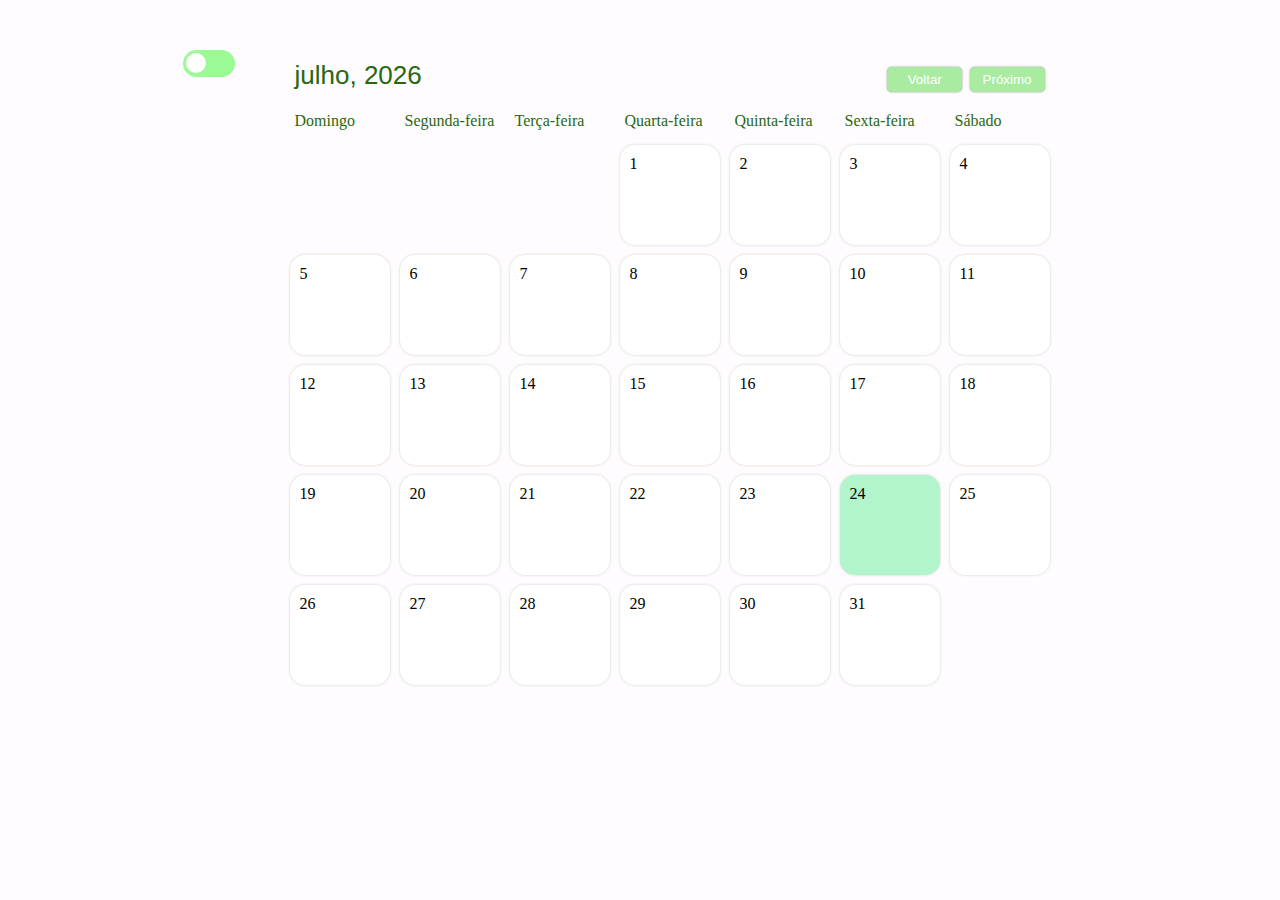
<file: wezoo (V2)/calendario/index.html>
<!DOCTYPE html>
<html lang="en">
<head>
  <meta charset="UTF-8" />
  <meta http-equiv="X-UA-Compatible" content="IE=edge" />
  <meta name="viewport" content="width=device-width, initial-scale=1.0" />

  <!-- arquivos style -->
  <link href="./css/style.css" rel="stylesheet">
  <link href="./css/darkMode.css" rel="stylesheet">

  <title>Calendario</title>
</head>
  <!-- dark mode -->
  
  <div class="toggle">
    <input id="switch" type="checkbox" name="theme">
    <label for="switch">Toggle</label>
  </div>

<!-- -------- -->

<body>
  <div id="container">
      <div id="header">
        <div id="monthDisplay"></div>

        <div>
          <button id="backButton">Voltar</button>
          <button id="nextButton">Próximo</button>
        </div>
          
      </div>

      <div id="weekdays">
        <div>Domingo</div>
        <div>Segunda-feira</div>
        <div>Terça-feira</div>
        <div>Quarta-feira</div>
        <div>Quinta-feira</div>
        <div>Sexta-feira</div>
        <div>Sábado</div>
      </div>


      <!-- div dinamic -->
      <div id="calendar" ></div>

   
  </div>

  <div id="newEventModal">
    <h2>Dia do passeio</h2>

    <input id="eventTitleInput" placeholder="Event Title"/>

    <button id="saveButton"> Salvar</button>
    <button id="cancelButton">Cancelar</button>
  </div>

  <div id="deleteEventModal">
    <h2>Evento</h2>

    <div id="eventText"></div><br>


    <button id="deleteButton">Deletar</button>
    <button id="closeButton">Fechar</button>
  </div>

  <div id="modalBackDrop"></div>


  <script src="scripts/darkMode.js"></script>
  <script src="./scripts/main.js"></script>
  
</body>
</html>
</file>
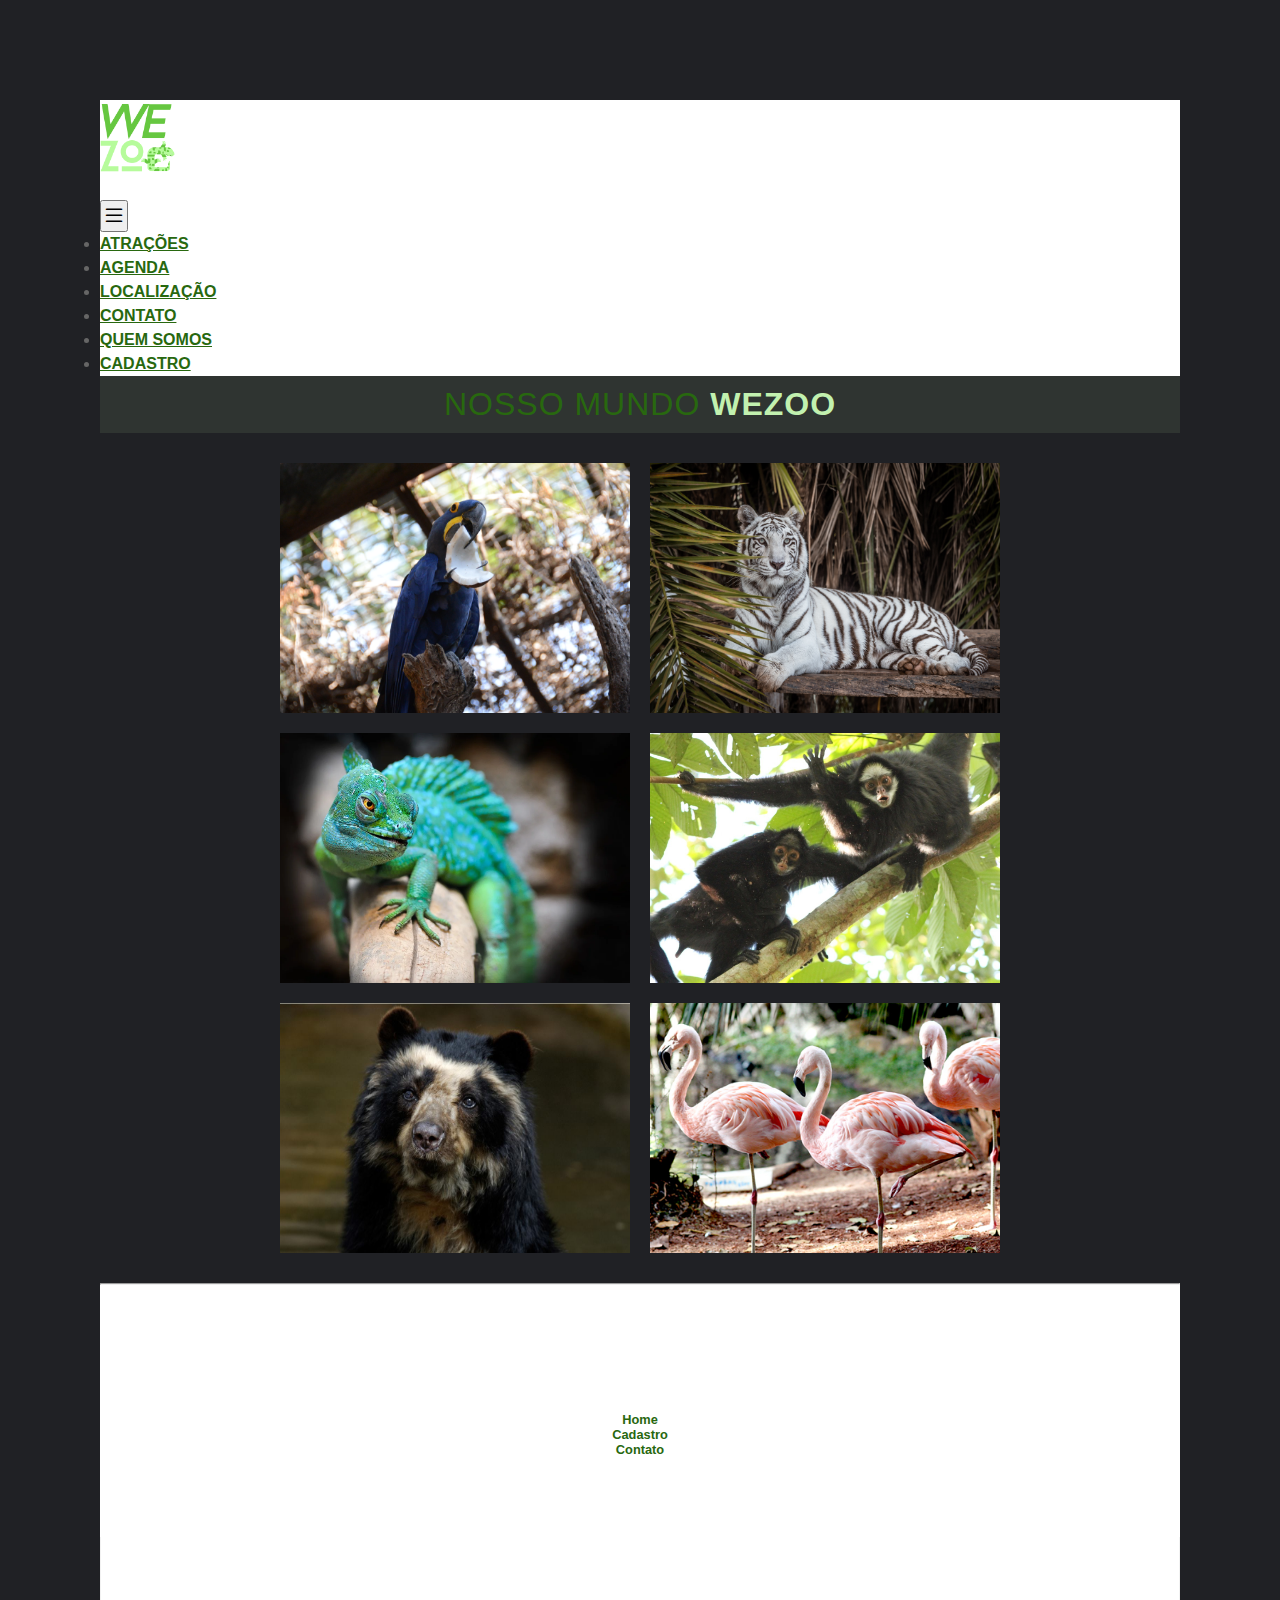
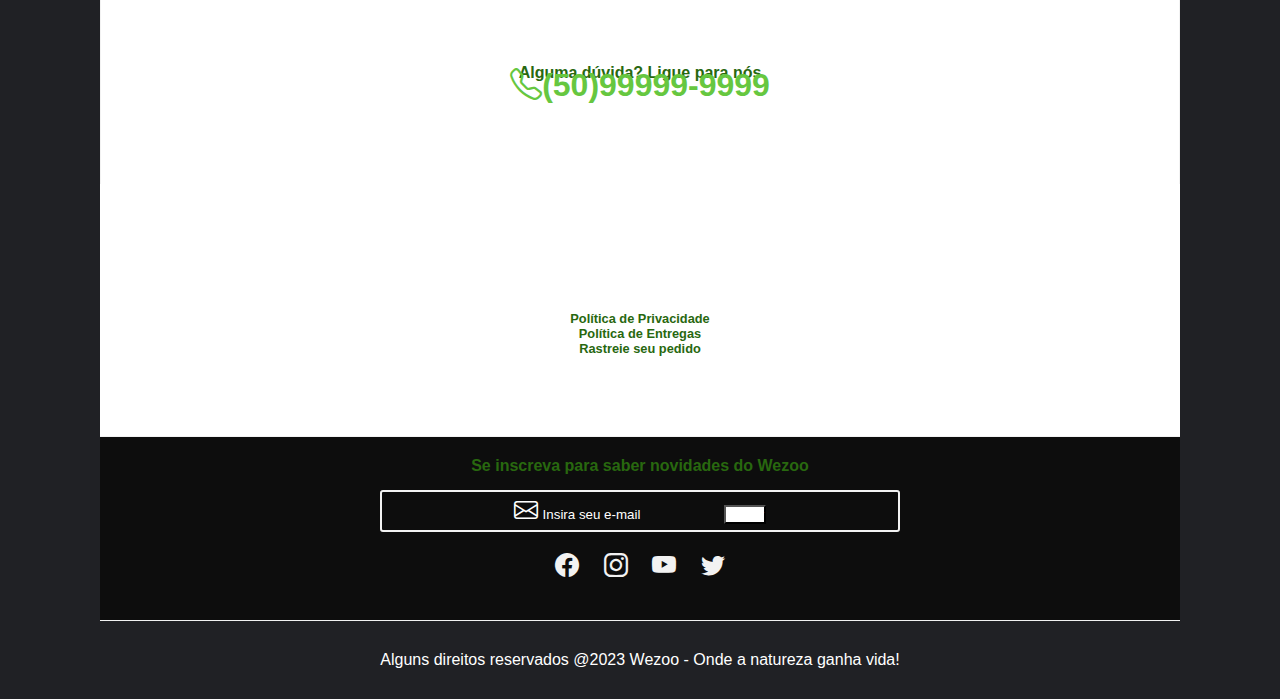
<file: veja mais/veja.html>
<!DOCTYPE html>
<html lang="pt-br">
<head>
    <meta charset="UTF-8">
    <meta name="viewport" content="width=device-width, initial-scale=1.0">
    <link rel="shortcut icon" href="img/favicon.png" type="image/x-icon">
    <link rel="stylesheet" href="../wezoo (V2)/style.css">
    <link rel="stylesheet" href="../wezoo (V2)/css/styles.css">
    <title>Wezoo - galeria</title>
    <!-- Link para (Bootstrap Icons) -->
  <link rel="stylesheet" href="https://cdn.jsdelivr.net/npm/bootstrap-icons@1.10.5/font/bootstrap-icons.css">

  <!-- LINK BOOTSTRAP -->
  <link href="https://cdn.jsdelivr.net/npm/bootstrap@5.3.1/dist/css/bootstrap.min.css" rel="stylesheet" integrity="sha384-4bw+/aepP/YC94hEpVNVgiZdgIC5+VKNBQNGCHeKRQN+PtmoHDEXuppvnDJzQIu9" crossorigin="anonymous">
  
  <!-- LINK JS BOOTSTRAP -->
  <script src="https://cdn.jsdelivr.net/npm/bootstrap@5.3.1/dist/js/bootstrap.bundle.min.js" integrity="sha384-HwwvtgBNo3bZJJLYd8oVXjrBZt8cqVSpeBNS5n7C8IVInixGAoxmnlMuBnhbgrkm" crossorigin="anonymous" defer></script>
  <!-- LINK PARA A GALERIA -->
  <link href="https://fonts.googleapis.com/css?family=Raleway:600,900" rel="stylesheet">
</head>
<body>
    <!-- HEADER -->
<!-- NAVBAR -->
  <!-- Primeira Barra de Navegação -->
  <nav class="navbar navbar-expand-lg destaque py-4 px-2" id="navbar">
    <div class="container justify-content-center">
      <!-- Marca ou Logo -->
          <a href="../wezoo (V2)/index.html"><img src="../wezoo (V2)/img/wezoo.png" class="logo" width="75px"></a>
    </div>
</nav>

<!-- Barra de Navegação Inferior -->
<nav class="navbar navbar-expand-lg secondary-bg-color p-2" id="bottom-navbar-container">
  <div class="container">
    <!-- Botão para mostrar/esconder o menu -->
    <button class="navbar-toggler" type="button" data-bs-toggle="collapse"
    data-bs-target="#bottom-navbar" aria-controls="bottom-navbar" aria-expanded="false"
    aria-label="Toggle navigation">
      <i class="bi bi-list"></i>
    </button>

    <!-- Itens do menu de navegação inferior -->
    <ul class="navbar-nav mb-2 mb-lg-0 collapse navbar-collapse justify-content-center" id="bottom-navbar">
      <li class="nav-item sobre">
        <a class="nav-link" href="../wezoo (V2)/index.html">
          ATRAÇÕES
        </a>
      </li>
      <li class="nav-item sobre">
        <a class="nav-link" href="../wezoo (V2)/calendario/calendar.html">
          AGENDA
        </a>
      </li>
      <li class="nav-item sobre">
        <a class="nav-link" href="index.html">
          LOCALIZAÇÃO
        </a>
      </li>
      <li class="nav-item sobre">
        <a class="nav-link" href="#social-container">
          CONTATO
        </a>
      </li>
      <li class="nav-item sobre">
        <a class="nav-link" href="../wezoo (V2)/somos.html">
          QUEM SOMOS
        </a>
      </li>
      <li class="nav-item sobre">
        <a class="nav-link" href="../wezoo (V2)/cadastro/cadastro.html">
          CADASTRO
        </a>
      </li>
    </ul>
  </div>  
</nav>

</div>

<!-- GALERIA -->
<p class="heading"> NOSSO MUNDO<strong> WEZOO</strong></p>
  <div class="gallery-image">
    <div class="img-box">
      <a href="../veja mais/arara.html"><img src="../wezoo (V2)/img/azul.jpg" alt="" /></a>
      <div class="transparent-box">
        <div class="caption">
            <p>ARARA-AZUL-GRANDE</p>
          <p class="opacity-low">Anodorhynchus hyacinthinus</p>
        </div>
      </div> 
    </div>
    <div class="img-box">
      <img src="../wezoo (V2)/img/branco.jpg" alt="" />
      <div class="transparent-box">
        <div class="caption">
          <p>TIGRE-REAL-DE-BENGALA</p>
          <p class="opacity-low">Panthera tigris tigris</p>
        </div>
      </div>
    </div>
    <div class="img-box">
      <img src="../wezoo (V2)/img/camaleao.webp" alt="" />
      <div class="transparent-box">
        <div class="caption">
          <p>CAMALEÃO</p>
          <p class="opacity-low"> Chamaeleonidae</p>
        </div>
      </div>
    </div>
    <div class="img-box">
      <img src="../wezoo (V2)/img/gorila.webp" alt="" />
      <div class="transparent-box">
        <div class="caption">
          <p>MACACO-ARANHA-TESTA-BRANCA</p>
          <p class="opacity-low">Ateles marginatus</p>
        </div>
      </div> 
    </div>
    <div class="img-box">
      <img src="../wezoo (V2)/img/panda.jpg" alt="" />
      <div class="transparent-box">
        <div class="caption">
          <p>URSO-DE-ÓCULOS</p>
          <p class="opacity-low">Tremarctos ornatus</p>
        </div>
      </div> 
    </div>
    <div class="img-box">
      <img src="../wezoo (V2)/img/flamingo.jpg" alt="" />
      <div class="transparent-box">
        <div class="caption">
          <p>FLAMINGO-GRANDE</p>
          <p class="opacity-low">Phoenicopterus ruber</p>
        </div>
      </div> 
    </div>
  </div>
<!-- FUNDO -->
  <!-- <div class="bg"></div>
  <div class="bg bg2"></div>
  <div class="bg bg3"></div>
  <div class="content"></div> -->
<hr>
<!-- FOOTER -->
<footer id="footer">
    <div class="container-fluid" id="footer-links-container">
      <div class="row">
        <!-- Coluna para links de páginas -->
        <div class="col-12 col-md-4 footer-column">
          <h3>Páginas</h3>
          <!-- Lista de links de páginas -->
          <ul class="list-unstyled">
            <li class="mb-2"><a href="../wezoo (V2)/index.html" class="secondary-color">Home</a></li>
            <li class="mb-2"><a href="../wezoo (V2)/cadastro/cadastro.html" class="secondary-color">Cadastro</a></li>
            <li class="mb-2"><a href="#social-container" class="secondary-color">Contato</a></li>
          </ul>
        </div>
        <div class="col-12 col-md-4 footer-column" id="footer-center">
          <h3>Wezoo</h3>
          <p class="secondary-color">Alguma dúvida? Ligue para nós</p>
          <p class="store-phone"><i class="bi bi-telephone"></i>(50)99999-9999</p>
        </div>
        <div class="col-12 col-md-4 footer-column">
          <h3>Informações</h3>
          <ul class="list-unstyled">
            <li class="mb-2"><a href="#" class="secondary-color">Política de Privacidade</a></li>
            <li class="mb-2"><a href="#" class="secondary-color">Política de Entregas</a></li>
            <li class="mb-2"><a href="#" class="secondary-color">Rastreie seu pedido</a></li>
          </ul>
        </div>
      </div>
    </div>
    <!-- Seção para a newsletter -->
    <div  id="newsletter-container">
      <div class="col-12">
        <div class="row">
          <p class="secondary-color">Se inscreva para saber novidades do Wezoo</p>
          <!-- Formulário para inscrição na newsletter -->
          <form class="d-flex" id="news-form">
            <i class="bi bi-envelope primary-color"></i>
            <input class="form-control me-2" placeholder="Insira seu e-mail">
            <button class="btn secondary-bg-color" type="submit">Enviar</button>
          </form>
        </div>
      </div>
      <!-- Ícones de redes sociais -->
      <div class="col-12" id="social-container">
        <i class="bi bi-facebook"></i>
        <i class="bi bi-instagram"></i>
        <i class="bi bi-youtube"></i>
        <i class="bi bi-twitter"></i>
      </div>
    </div>

    <!-- Texto de direitos autorais -->
    <div class="container" id="copy-container">
      <p>Alguns direitos reservados @2023 <span class="primary-color">Wezoo</span> - Onde a natureza ganha vida! </p>
    </div>
  </footer>
    
</body>
</html>
</file>
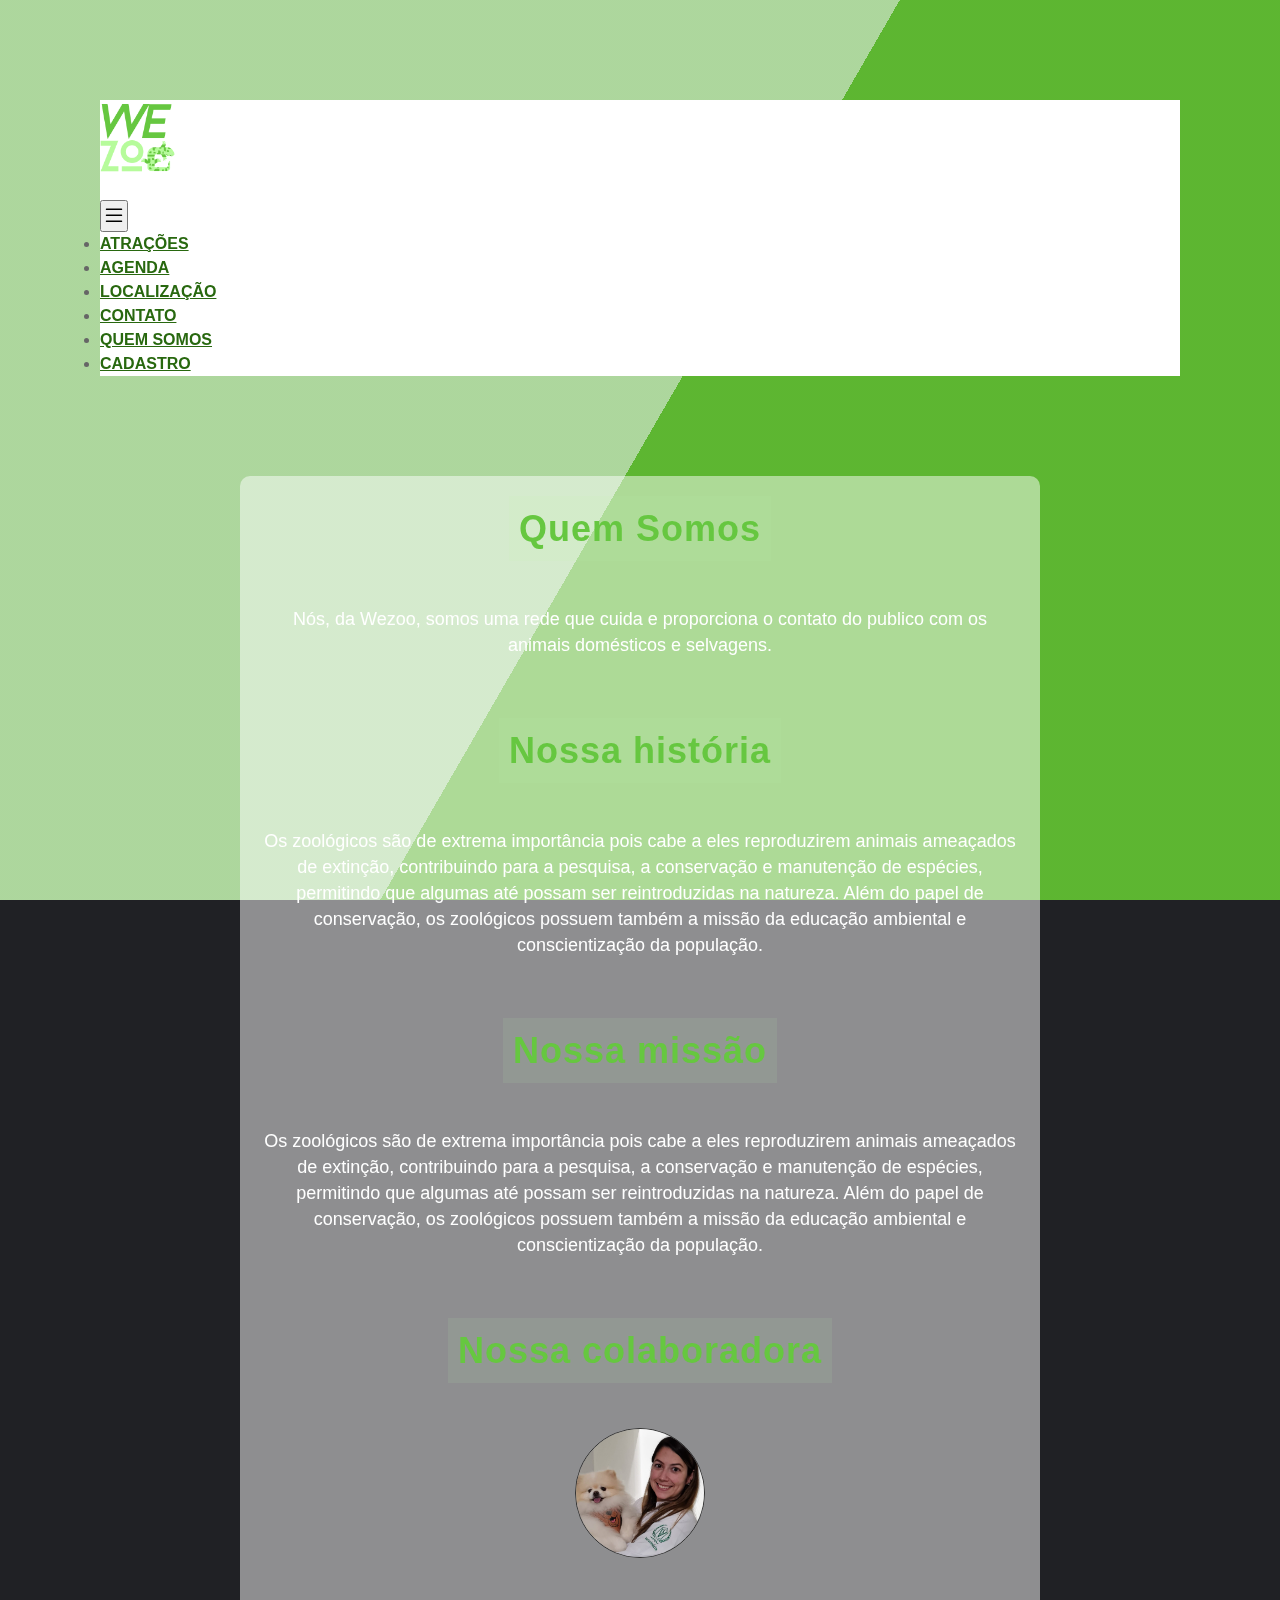
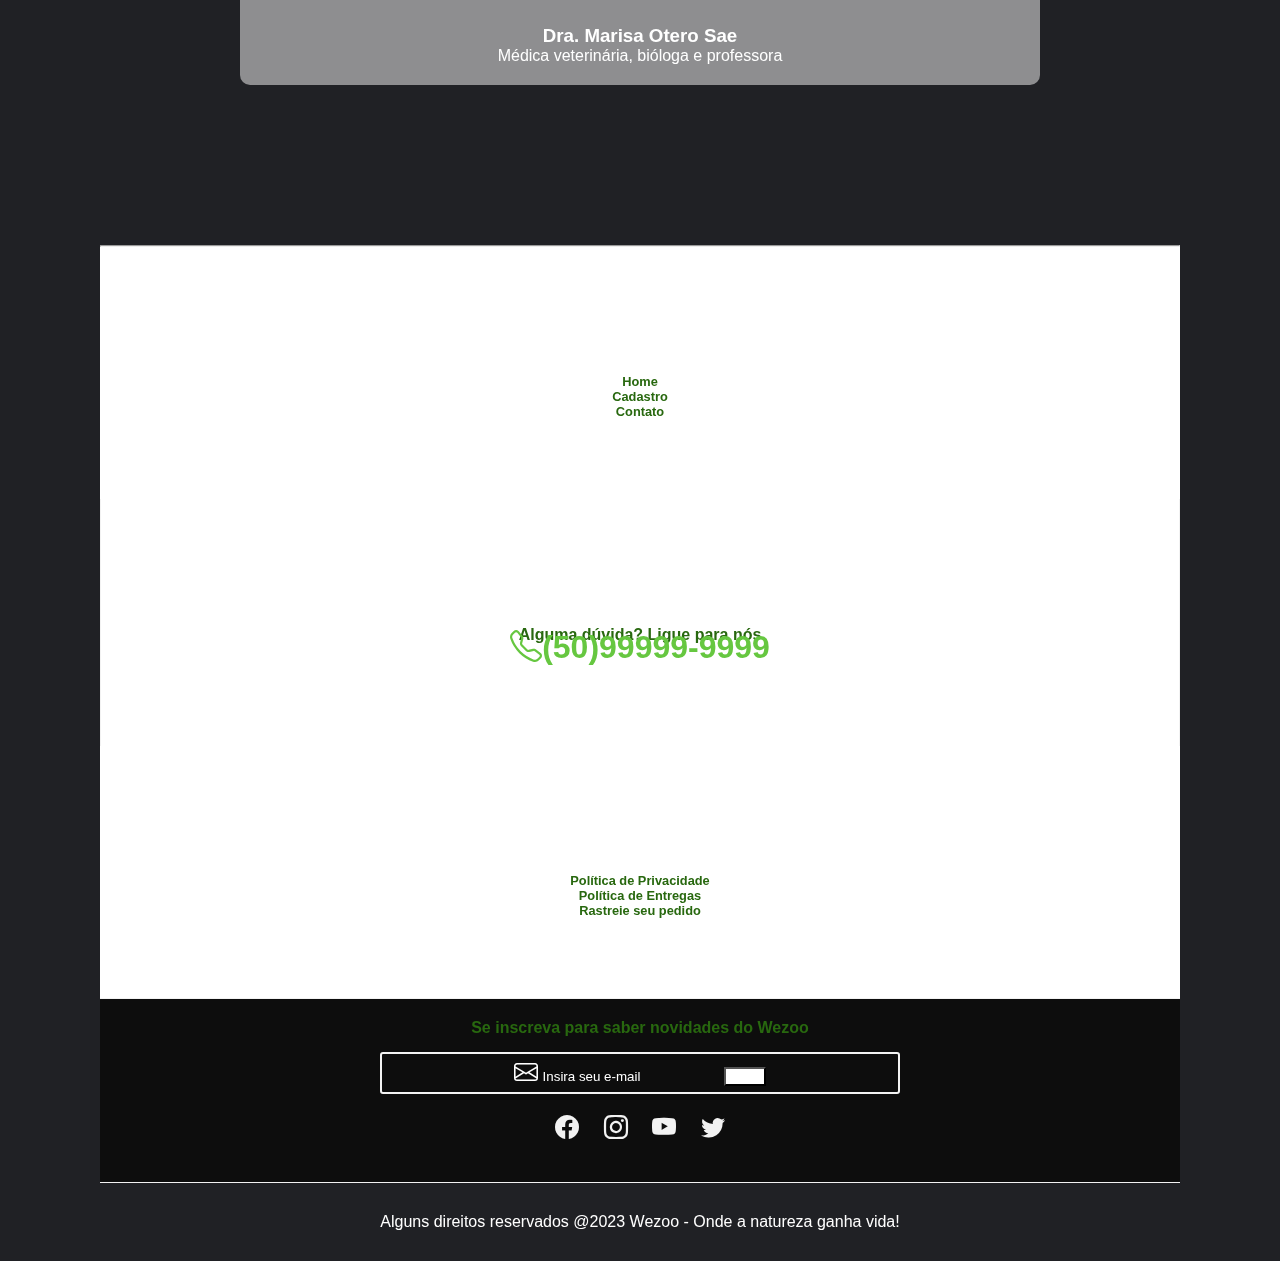
<file: wezoo (V2)/somos.html>
<!DOCTYPE html>
<html lang="en">
<head>
    <meta charset="UTF-8">
    <meta name="viewport" content="width=device-width, initial-scale=1.0">
    <link rel="shortcut icon" href="img/favicon.png" type="image/x-icon">
    <link rel="stylesheet" href="style.css">
    <link rel="stylesheet" href="css/styles.css">
    <title>We Zoo - Quem somos</title>

    <!-- Link para (Bootstrap Icons) -->
  <link rel="stylesheet" href="https://cdn.jsdelivr.net/npm/bootstrap-icons@1.10.5/font/bootstrap-icons.css">

  <!-- LINK BOOTSTRAP -->
  <link href="https://cdn.jsdelivr.net/npm/bootstrap@5.3.1/dist/css/bootstrap.min.css" rel="stylesheet" integrity="sha384-4bw+/aepP/YC94hEpVNVgiZdgIC5+VKNBQNGCHeKRQN+PtmoHDEXuppvnDJzQIu9" crossorigin="anonymous">
  
  <!-- LINK JS BOOTSTRAP -->
  <script src="https://cdn.jsdelivr.net/npm/bootstrap@5.3.1/dist/js/bootstrap.bundle.min.js" integrity="sha384-HwwvtgBNo3bZJJLYd8oVXjrBZt8cqVSpeBNS5n7C8IVInixGAoxmnlMuBnhbgrkm" crossorigin="anonymous" defer></script>
</head>
<body>
    <!-- HEADER -->
<!-- NAVBAR -->
  <!-- Primeira Barra de Navegação -->
  <nav class="navbar navbar-expand-lg destaque py-4 px-2" id="navbar">
    <div class="container justify-content-center">
      <!-- Marca ou Logo -->
          <a href="index.html"><img src="img/wezoo.png" class="logo" width="75px"></a>
    </div>
</nav>

<!-- Barra de Navegação Inferior -->
<nav class="navbar navbar-expand-lg secondary-bg-color p-2" id="bottom-navbar-container">
  <div class="container">
    <!-- Botão para mostrar/esconder o menu -->
    <button class="navbar-toggler" type="button" data-bs-toggle="collapse"
    data-bs-target="#bottom-navbar" aria-controls="bottom-navbar" aria-expanded="false"
    aria-label="Toggle navigation">
      <i class="bi bi-list"></i>
    </button>

    <!-- Itens do menu de navegação inferior -->
    <ul class="navbar-nav mb-2 mb-lg-0 collapse navbar-collapse justify-content-center" id="bottom-navbar">
      <li class="nav-item sobre">
        <a class="nav-link" href="index.html">
          ATRAÇÕES
        </a>
      </li>
      <li class="nav-item sobre">
        <a class="nav-link" href="calendario/calendar.html">
          
          AGENDA
        </a>
      </li>
      <li class="nav-item sobre">
        <a class="nav-link" href="index.html">
          LOCALIZAÇÃO
        </a>
      </li>
      <li class="nav-item sobre">
        <a class="nav-link" href="#social-container">
          CONTATO
        </a>
      </li>
      <li class="nav-item sobre">
        <a class="nav-link" href="somos.html">
          QUEM SOMOS
        </a>
      </li>
      <li class="nav-item sobre">
        <a class="nav-link" href="cadastro/cadastro.html">
          CADASTRO
        </a>
      </li>
    </ul>
  </div>  
</nav>

</div>
<!-- QUEM SOMOS -->
<div class="responsive-container-block bigContainer">
    <div class="responsive-container-block Container">
      <p class="text-blk heading">
        Quem Somos
      </p>
      <p class="text-blk subHeading">
        Nós, da Wezoo, somos uma rede que cuida e proporciona o contato do publico com os animais domésticos e selvagens.
      </p>
      <p class="text-blk heading">
        Nossa história
      </p>
      <p class="text-blk subHeading">
        Os zoológicos são de extrema importância pois cabe a eles reproduzirem animais ameaçados de extinção, contribuindo para a pesquisa, a conservação e manutenção de espécies, permitindo que algumas até possam ser reintroduzidas na natureza. 
        Além do papel de conservação, os zoológicos possuem também a missão da educação ambiental e conscientização da população.
      </p>
      <p class="text-blk heading">
        Nossa missão
      </p>
      <p class="text-blk subHeading">
        Os zoológicos são de extrema importância pois cabe a eles reproduzirem animais ameaçados de extinção, contribuindo para a pesquisa, a conservação e manutenção de espécies, permitindo que algumas até possam ser reintroduzidas na natureza.
         Além do papel de conservação, os zoológicos possuem também a missão da educação ambiental e conscientização da população.
      </p>
      <p class="text-blk heading">
        Nossa colaboradora
      </p>
      <p class="text-blk subHeading">
        <a class="membro"><img src="img/WhatsApp Image 2023-08-31 at 10.58.41.jpeg" alt=""></a>
        <h3>Dra. Marisa Otero Sae</h3>
        <p>Médica veterinária, bióloga e professora</p>
      </p>

    
    </div>
  </div>
  <hr>

  <!-- fundo -->
  <div class="bg"></div>
<div class="bg bg2"></div>
<div class="bg bg3"></div>
<div class="content">
  
</div>
<!-- FOOTER -->
<footer id="footer">
    <div class="container-fluid" id="footer-links-container">
      <div class="row">
        <!-- Coluna para links de páginas -->
        <div class="col-12 col-md-4 footer-column">
          <h3>Páginas</h3>
          <!-- Lista de links de páginas -->
          <ul class="list-unstyled">
            <li class="mb-2"><a href="index.html" class="secondary-color">Home</a></li>
            <li class="mb-2"><a href="cadastro/cadastro.html" class="secondary-color">Cadastro</a></li>
            <li class="mb-2"><a href="#social-container" class="secondary-color">Contato</a></li>
          </ul>
        </div>
        <div class="col-12 col-md-4 footer-column" id="footer-center">
          <h3>Wezoo</h3>
          <p class="secondary-color">Alguma dúvida? Ligue para nós</p>
          <p class="store-phone"><i class="bi bi-telephone"></i>(50)99999-9999</p>
        </div>
        <div class="col-12 col-md-4 footer-column">
          <h3>Informações</h3>
          <ul class="list-unstyled">
            <li class="mb-2"><a href="#" class="secondary-color">Política de Privacidade</a></li>
            <li class="mb-2"><a href="#" class="secondary-color">Política de Entregas</a></li>
            <li class="mb-2"><a href="#" class="secondary-color">Rastreie seu pedido</a></li>
          </ul>
        </div>
      </div>
    </div>
    <!-- Seção para a newsletter -->
    <div  id="newsletter-container">
      <div class="col-12">
        <div class="row">
          <p class="secondary-color">Se inscreva para saber novidades do Wezoo</p>
          <!-- Formulário para inscrição na newsletter -->
          <form class="d-flex" id="news-form">
            <i class="bi bi-envelope primary-color"></i>
            <input class="form-control me-2" placeholder="Insira seu e-mail">
            <button class="btn secondary-bg-color" type="submit">Enviar</button>
          </form>
        </div>
      </div>
      <!-- Ícones de redes sociais -->
      <div class="col-12" id="social-container">
        <i class="bi bi-facebook"></i>
        <i class="bi bi-instagram"></i>
        <i class="bi bi-youtube"></i>
        <i class="bi bi-twitter"></i>
      </div>
    </div>

    <!-- Texto de direitos autorais -->
    <div class="container" id="copy-container">
      <p>Alguns direitos reservados @2023 <span class="primary-color">Wezoo</span> - Onde a natureza ganha vida! </p>
    </div>
  </footer>
</body>
</html>
</file>
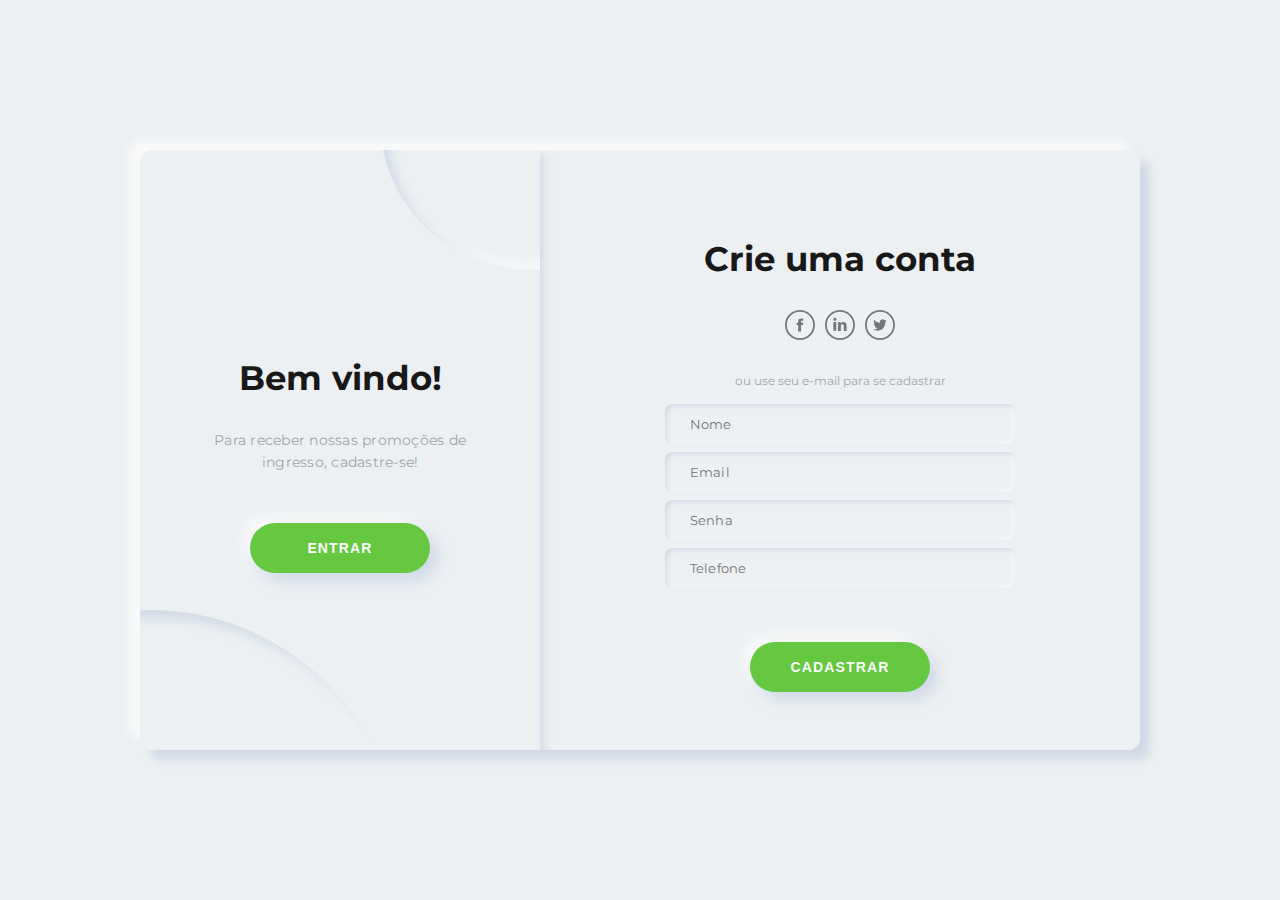
<file: wezoo (V2)/cadastro/cadastro.html>
<!DOCTYPE html>
<html lang="en" >
  <head>          
    <meta name="viewport" content="width=device-width, user-scalable=no, initial-scale=1.0">
    <meta charset="utf-8">
    <link rel="stylesheet" type="text/css" href="estilo.css"><link href="https://fonts.googleapis.com/css2?family=Montserrat:wght@400;700;800&display=swap" rel="stylesheet">
  </head>
  <body>
    <!-- LOGO -->
    <nav class="navbar navbar-expand-lg destaque py-4 px-2" id="navbar">
      <div class="container justify-content-center">
        <!-- Marca ou Logo -->
            <img src="img/wezoo.png" class="logo" width="75px">
      </div>
  </nav>
  <!-- CADASTRO -->
    <div class="main">
      <div class="container a-container" id="a-container">
        <form class="form" id="a-form" method="post" action="../index.html">
          <h2 class="form_title title">Crie uma conta</h2>
          <div class="form__icons"><img class="form__icon" src="[data-uri]" alt=""><img class="form__icon" src="[data-uri]"><img class="form__icon" src="[data-uri]"></div><span class="form__span">ou use seu e-mail para se cadastrar</span>
          <input class="form__input" type="text" placeholder="Nome" name ="username">
          <input class="form__input" type="text" placeholder="Email" name="email">
          <input class="form__input" type="password" placeholder="Senha" name="password">
          <input class="form__input" type="telefone" placeholder="Telefone" name="telefone">
          <a href="../index.html"><button class="form__button button switch-btn" type='submit' name ="signup">CADASTRAR</button></a>
        </form>
      </div>
      <div class="container b-container" id="b-container">
        <form class="form" id="b-form" method="post">
          <h2 class="form_title title">Login</h2>
          <div class="form__icons"><img class="form__icon" src="[data-uri]" alt=""><img class="form__icon" src="[data-uri]"><img class="form__icon" src="[data-uri]"></div><span class="form__span">ou use sua conta do e-mail</span>
          <input class="form__input" type="text" placeholder="Email" name = "email">
          <input class="form__input" type="password" placeholder="Senha" name = "password"><a class="form__link">Esqueceu sua senha?</a>
          <a href="../index.php"><button class="form__button button switch-btn" name = "signin">LOGIN</button></a>
        </form>
      </div>
      <img src="img/wezoo.png">
      <div class="switch" id="switch-cnt">
        <div class="switch__circle"></div>
        <div class="switch__circle switch__circle--t"></div>
        <div class="switch__container" id="switch-c1">
          <h2 class="switch__title title">Bem vindo!</h2>
          <p class="switch__description description">Para receber nossas promoções de ingresso, cadastre-se! </p>
          <button class="switch__button button switch-btn">ENTRAR</button>
        </div>
        <div class="switch__container is-hidden" id="switch-c2">
          <h2 class="switch__title title">Olá Wezooner!</h2>
          <p class="switch__description description">Coloque suas informações pessoais para ser um membro da weZoo!</p>
          <button class="switch__button button switch-btn">SE CADASTRE</button>
        </div>
      </div>
    </div>
  </body>
</html>
  <script  src="SIGN UP & SIGN IN PAGE.js"></script>
</body>
</html>
</file>
<file: wezoo (V2)/calendario/css/style.css>
html{


  --body-color:#FFFCFF ;

  --header-color:#28680F;

  --header-button:#aaeba2;

  --color-weekdays: #28680F;
  
  --box-shadow: #CBD4C2;

  --hover: #e8faed;

  --current-day:#b2f4cc;

  --event-color: #7cc56d;

  --modal-event: #e8f4fa;


 --color-day:white;
  

}



body {
  display: flex;
  margin-top: 50px;
  justify-content: center;
  background-color: var(--body-color);
}
button {
  width: 75px;
  cursor: pointer;
  box-shadow: 0px 0px 2px gray;
  border: none;
  outline: none;
  padding: 5px;
  border-radius: 5px;
  color: white;
}

#header {
  padding: 10px;
  color: var(--header-color) ;
  font-size: 26px;
  font-family: sans-serif;
  display: flex;
  justify-content: space-between;
}
#header button {
  background-color:var(--header-button);
}
#container {
  width: 770px;
}
#weekdays {
  width: 100%;
  display: flex;
  color: var(--color-weekdays) ;
}
#weekdays div {
  width: 100px;
  padding: 10px;
}
#calendar {
  width: 100%;
  margin: auto;
  display: flex;
  flex-wrap: wrap;
}
.day {
  width: 100px;
  padding: 10px;
  height: 100px;
  cursor: pointer;
  box-sizing: border-box;
  background-color: var(--color-day);
  margin: 5px;
  box-shadow: 0px 0px 3px var(--box-shadow);
  display: flex;
  flex-direction: column;
  justify-content: space-between;
  border-radius: 15%;
}
.day:hover {
  background-color: var(--hover);
}

.day + #currentDay {
  background-color:var(--current-day);
}
.event {
  font-size: 10px;
  padding: 3px;
  background-color: var(--event-color);
  color: white;
  border-radius: 5px;
  max-height: 55px;
  overflow: hidden;
}
.padding {
  cursor: default !important;
  background-color: var(--body-color) !important;
  box-shadow: none !important;
}
#newEventModal, #deleteEventModal {
  display: none;
  z-index: 20;
  padding: 25px;
  background-color: var(--modal-event);
  box-shadow: 0px 0px 3px black;
  border-radius: 5px;
  width: 350px;
  top: 100px;
  left: calc(50% - 175px);
  position: absolute;
  font-family: sans-serif;
}
#eventTitleInput {
  padding: 10px;
  width: 100%;
  box-sizing: border-box;
  margin-bottom: 25px;
  border-radius: 3px;
  outline: none;
  border: none;
  box-shadow: 0px 0px 3px gray;
}
#eventTitleInput.error {
  border: 2px solid rgb(183, 96, 96);
}
#cancelButton, #deleteButton {
  background-color: var(--header-color);
}
#saveButton, #closeButton {
  background-color: var(--header-button);
}
#eventText {
  font-size: 14px;
}
#modalBackDrop {
  display: none;
  top: 0px;
  left: 0px;
  z-index: 10;
  width: 100vw;
  height: 100vh;
  position: absolute;
  background-color: rgba(0,0,0,0.8);
}

.botao-home{
  color: #FFFCFF;
  margin-top: 700px;
  background-color: #aaeba2;
}
</file>
<file: wezoo (V2)/calendario/css/darkMode.css>
input[type=checkbox]{
  height: 0;
  width: 0;
  visibility: hidden;
}

label {
  cursor: pointer;
  text-indent: -9999px;
  width: 52px;
  height: 27px;
  background: rgb(154, 250, 148);
  float: right;
  border-radius: 100px;
  position: relative;
  left: -50px;
}

label::after{
  content: '';
  position: absolute;
  top: 3px;
  left: 3px;
  width: 20px;
  height: 20px;
  background-color: rgb(255, 255, 255);
  border-radius: 90px;
  transition: 0.3s;
}

input:checked + label {
  background-color: #28680F;
}

input:checked + label::after {
  left: calc(100% - 5px);
  transform: translateX(-100%);
}

label:active:after {
  width: 45px;
}
</file>
<file: wezoo (V2)/style.css>
@font-face {
  font-family:'Love';
  src: url('fonts/CreativZoo\ Serif\ v2.1.ttf') format('truetype'), url('fonts/CreativZoo\ Serif\ v2.1.ttf') format('opentype');
  font-weight: normal;
  font-style: normal;
}
/* HEADER */
/* Estilos gerais para o corpo da página */
body {
  background-color: #252525; /* Cor de fundo do corpo */
  color: #FFF; /* Cor do texto */
}

/* Classes para diferentes cores de fundo */
.primary-bg-color {
  background-color: #252525;
}
.destaque {
  background-color: #ffffff;
  height: 100px;
}
.secondary-bg-color {
  background-color: #fff;
  
}
.light-bg-color {
  background-color: #FCF5EB;
}
.dark-bg-color {
  background-color: #0D0D0D;
}


/* _____________________________________________________ */
/* Estilos para a barra de navegação (navbar) */


/* Ajusta a direção e alinhamento dos itens da barra de navegação */
#navbar .navbar-nav {
  flex-direction: row;
  justify-content: flex-end;
}

/* Define margem à esquerda para os itens da barra de navegação */
#navbar .navbar-nav li {
  margin-left: 1em;
}

/* Define a cor do texto e links na barra de navegação */
#navbar a,
#navbar button {
  color: #FFF;
}

/* Ajusta a posição dos itens da barra de navegação */
#navbar li {
  position: relative;
}

/* Define estilo para ícones na barra de navegação */
#navbar i {
  font-size: 20px;
}

/* Define estilo de cor quando o mouse passa sobre os ícones */
#navbar i:hover {
  color: #231c32;
}

/* Define estilo para caixa com número (ex: quantidade de itens) */
#navbar span {
  position: absolute;
  top: -8px;
  right: -8px;
  width: 20px;
  height: 20px;
  border-radius: 50%;
  background-color: #EF3636;
  text-align: center;
}

/* Posiciona a caixa com número no item de sacola de compras */
#bag-item span {
  left: 20px;
}

/* Estilos para a marca/logo na barra de navegação */
.navbar-brand {
  font-weight: 700;
  width: 100%;
  text-align: center;
}

/* Estilo de hover para links 'sobre' */
.sobre a:hover {
  color: #C2F1AF !important; /* Importante para sobrepor outros estilos */
}

/* Ajusta estilo quando a largura da tela é maior que 768px */
@media(min-width: 768px) {
  .navbar-brand {
    text-align: left;
  }
}

/* Ajusta espaçamento entre itens da barra de navegação */
#navbar-items {
  justify-content: space-between;
}

/* Ajusta espaçamento quando a largura da tela é maior que 768px */
@media(min-width: 768px) {
  #navbar-items {
    display: flex;
    min-width: 80%;
  }
}

/* Estilos para formulários de busca e newsletter */
#search-form,
#news-form {
  width: 100%;
  margin: 2em 0;
}

/* Ajusta largura e margem quando a largura da tela é maior que 768px */
@media(min-width: 768px) {
  #search-form,
  #news-form {
    width: 50%;
    margin: 0;
  }
}

/* Estilos para campos de input em formulários */
#search-form,
#news-form {
  border: 2px solid #F2F2F2;
  border-radius: 3px;
  padding: 5px 15px;
}

/* Estilos para campos de input quando focados */
#search-form input,
#news-form input {
  background-color: transparent;
  border: none;
  color: #FFF;
}

/* Estilos para campos de input quando focados */
#search-form input:focus,
#news-form input:focus {
  box-shadow: none;
}

/* Estilos para placeholders em campos de input */
#search-form input::placeholder,
#news-form input::placeholder {
  color: #FFF;
}

/* _____________________________________________________ */
/* Estilos para a barra de navegação inferior (bottom-navbar) */

/* Ajusta a posição dos itens na barra de navegação inferior */
#bottom-navbar-container .container {
  justify-content: flex-end;
}

/* Define cor do texto e links na barra de navegação inferior */
#bottom-navbar-container a {
  color: #28680F;
  font-weight: 600;
}

/* Define tamanho do ícone do botão para mostrar/esconder o menu */
.navbar-toggler {
  font-size: 1.5em;
}

/* font-family: 'Natal', cursive;
font-size: 5em; */

/* ______________________________________________________________________________________________- */
/* ___________________________________________________________ */
/* Estilos para os banners */

/* Define espaçamento interno para o contêiner de banners */
#banners-container {
  padding: 0;
}

/* Posicionamento e espaçamento para a legenda do carousel */
.carousel-caption {
  bottom: 5em;
  padding: 1em;
  left: 12%;
  right: 12%;
}

/* Estilos para o título na legenda do carousel
.carousel-caption h5 {
  font-size: 1.8em;
} */

/* Media query para telas com largura mínima de 768px */
@media(min-width: 768px) {
  /* Ajusta altura dos itens do carousel e imagens */
  #slider .carousel-item,
  #slider img {
    height: 600px;
  }

  Ajusta posicionamento e espaçamento da legenda do carousel
  .carousel-caption {
    left: 23%;
    right: 23%;
  }

  /* Ajusta tamanho do título na legenda do carousel */
  .carousel-caption h5 {
    font-size: 4em;
  }
}


/* ____________________________________________________ */
/* FOOTER */

/* Estilos para a linha que separa os links do rodapé */
#footer-links-container {
  border-bottom: 1px solid #F2F2F2;
}

/* Estilos para as colunas no rodapé */
#footer .footer-column {
  padding: 2em;
  flex-direction: column;
  align-items: center;
  justify-content: center;
  text-align: center;
  background-color: #ffffff;
}

/* Estilos para as colunas do rodapé em telas maiores */
@media(min-width: 795px) {
  #footer .footer-column {
      padding: 5em 2em;
  }
}

/* Estilos para os títulos das colunas de links no rodapé */
#footer-links-container h3 {
  margin-bottom: 25px;
  text-transform: uppercase;
}

/* Estilos para os itens de lista nos links do rodapé */
#footer-links-container li {
  font-size: .8em;
  text-align: center;
}

/* Estilos para os links nos itens da lista do rodapé */
#footer-links-container li a {
  text-decoration: none;
}

/* Estilos ao passar o mouse sobre os links nos itens de lista do rodapé */
#footer-links-container li a:hover {
  color: #66C740;
}

/* Estilos para a coluna central do rodapé */
#footer-center {
  border-left: 1px solid #F2F2F2;
  border-right: 1px solid #F2F2F2;
}

/* Estilos para o número de telefone na coluna central do rodapé */
#footer-center h3 {
  font-weight: 900;
}

/* Estilos para o número de telefone na coluna central no rodapé */
#footer-center .store-phone {
  color: #66C740;
  font-weight: bold;
  font-size: 2rem;
  margin-top: -15px;
}

/* _________________________________________________ */
/* NEWS */

/* Estilos para o container da seção de newsletter */
#newsletter-container {
  background-color: #0D0D0D;
  border-bottom: 1px solid #F2F2F2;
  text-align: center;
  padding: 20px;
}

/* Estilos para o formulário de inscrição na newsletter */
#news-form {
  max-width: 600px;
  margin: 15px auto;
}

/* Estilos para o ícone no formulário de inscrição */
#news-form i {
  font-size: 1.5em;
}

/* Estilos para o botão no formulário de inscrição */
#news-form .btn {
  color: #FFF;
}

/* Estilos para o container das redes sociais */
#social-container {
  margin: 20px auto;
}

/* Estilos para os ícones de redes sociais */
#social-container i {
  font-size: 1.5em;
  margin: 10px;
  cursor: pointer;
  color: #F2F2F2;
  transition: .3s;
}

/* Estilos ao passar o mouse sobre os ícones de redes sociais */
#social-container i:hover {
  color: #66C740;
}

/* _______________________________________________________ */
/* COPY */

/* Estilos para o container de direitos autorais */
#copy-container {
  text-align: center;
  padding: 30px;
}


.inferior {
/* margin-left: 110px; */
margin-top: 50px;
}

.loja {
text-align: center;
color: #28680F;
font-weight: bold;
}
.secondary-color {
color: #28680F;
font-weight: bold;
}

/* ____________________________________________________________________ */
/* Página Rio de janeiro */

.plano-fundo {
width: 100%;
height: 100vh;
/* background-image: linear-gradient(rgba(12,3,51,0.3),rgba(12,3,51,0.3)); */
position: relative;
padding: 0 5%;
display: flex; 
align-items: center;
justify-content: center;
margin-top: 150px
}

.navrio {
width: 100%;
position: absolute;
top: 0;
left: 0;
padding: 20px 8%;
display: flex;
align-items: center;
justify-content: space-between;
}

.navrio ul li {
list-style: none;
display: inline-block;
margin-left: 40px;
text-transform: uppercase;
letter-spacing: 2px; /* Define o espaçamento entre as letras como 2px */
}

.navrio ul li a {
text-decoration: none;
color: #fff;
font-size: 17px;
}

.conteudo {
text-align: center;
}

.conteudo h1 {
font-size: 70px;
color: #fff;
font-weight: 600;
transition: 0.5s;
}

/* Define o estilo aplicado a elementos <h1> dentro de .conteudo quando o mouse estiver em cima */
.conteudo h1:hover {
-webkit-text-stroke: 2px #fff; /* Adiciona um contorno de texto de 2px branco */
color: transparent; /* Define a cor do texto como transparente */
}

.conteudo a {
text-decoration: none;
display: inline-block;
color: #fff;
font-size: 24px;
border: 2px solid #fff;
padding: 14px 70px;
border-radius: 50px;
margin-top: 20px;
}

.back-video {
position: absolute;
right: 0;
bottom: 0;
z-index: -1;
display: flex;
justify-content: center;
/* margin-right: 100px; */
width: 100%;
}


/* Cor de fundo página e cor da fonte */
.bodycontato {
background: #999;
color: white;
font-weight: 400;
display: flex;
min-height: 100vh;
min-width: 100vw;
}

.contato {
width: 50vw;
display: flex;
flex-direction: column;
align-items: center;
justify-content: center;
}

/* _______________________________________________________________ */
/* Sobre (Página Sobre) */

.fala {
margin: 0;
padding: 0;
max-width: 800px;
margin: 20px auto;
padding: 0 20px;
text-align: center;
}

.somos {
color: #66C740 ;
background-color: white;
}

.sobre {
color: #666;
line-height: 1.5;
background-color: white;
}

/* ______________________________________________________ */
/* Equipe de desenvolvimento (Página Sobre) */

.container-equipe {
max-width: 960px;
margin: 0 auto;
padding: 20px;
}

.equipe-h2 {
/* border-top: 1px solid #66C740 ; */
padding-top: 15px;
text-align: center;
color: #66C740 ;
}

/* Estilos da seção "Equipe" */
.equipe {
display: flex;
flex-wrap: wrap;
justify-content: center;
margin-top: 20px;
background-color: white;
}

.membro {
width: 2000px;
text-align: center;
margin: 10px;
}

.membro img {
width: 130px;
height: 130px;
border-radius: 50%;
object-fit: cover;
border: 1px solid #333;
}

.membro h3 {
margin-top: 10px;
}

.membro p {
font-size: 14px;
}
</file>
<file: wezoo (V2)/css/styles.css>
/* CSS dos (Cards) */

.title {
  margin-bottom: 0;
  padding-top: 20px;
  padding-bottom: 20px;
  text-align: center;
}

.ajusfigura{
  --bs-gutter-x: 0 !important;

}
.ajusRaio {
  --bs-card-border-radius: 1rem !important;
  --bs-card-inner-border-radius: calc(1rem - 1px) !important;
}

section, .title {
  background-color: rgb(255, 255, 255);
}

.card img {
  height: 200px;
}
.btn-success2 {
  background-color: #28680F !important;
  color: #fff !important;
}
.btn-success2:hover {
  background-color: #66C740 !important;
  color: #fff !important;
}

.card-title {
  color: #28680F;
  font-weight: bolder;
}

.title {
  color: #28680F;
  font-weight: bolder;
}

/* Estilo para alinhar botões na parte inferior */
.card-bottom {
  display: flex;
  flex-direction: column;
  justify-content: space-between;
  height: 100%;
}

/* ________________________________________________________ */
/* SOMOS*/
* {
    font-family: Nunito, sans-serif;
  }
  
  .text-blk {
    margin-top: 0px;
    margin-right: 0px;
    margin-bottom: 0px;
    margin-left: 0px;
    padding-top: 0px;
    padding-right: 0px;
    padding-bottom: 0px;
    padding-left: 0px;
    line-height: 25px;
  }
  
  .responsive-container-block {
    min-height: 75px;
    height: fit-content;
    width: 100%;
    padding-top: 10px;
    padding-right: 10px;
    padding-bottom: 10px;
    padding-left: 10px;
    display: flex;
    flex-wrap: wrap;
    margin-top: 0px;
    margin-right: auto;
    margin-bottom: 0px;
    margin-left: auto;
    justify-content: flex-start;
  }
  
  .responsive-container-block.bigContainer {
    padding-top: 10px;
    padding-right: 30px;
    padding-bottom: 10px;
    padding-left: 30px;
    /* background-image: url("https://workik-widget-assets.s3.amazonaws.com/widget-assets/images/bb29.png"); */
    background-position-x: initial;
    background-position-y: initial;
    background-size: cover;
    background-attachment: initial;
    background-origin: initial;
    background-clip: initial;
    background-color: initial;
    background-repeat-x: no-repeat;
    background-repeat-y: no-repeat;
  }
  
  .responsive-container-block.Container {
    max-width: 800px;
    flex-direction: column;
    align-items: center;
    padding-top: 20px;
    padding-right: 20px;
    padding-bottom: 20px;
    padding-left: 20px;
    margin-top: 90px;
    margin-right: auto;
    margin-bottom: 150px;
    margin-left: auto;
    background-color: #ffffff7e;
    border-top-left-radius: 10px;
    border-top-right-radius: 10px;
    border-bottom-right-radius: 10px;
    border-bottom-left-radius: 10px;
  }
  
  .text-blk.heading {
    font-size: 36px;
    line-height: 45px;
    font-weight: 800;
    margin-top: 0px;
    margin-right: 0px;
    margin-bottom: 0px;
    margin-left: 0px;
    color: #66C740;
  }
  
  .text-blk.subHeading {
    text-align: center;
    font-size: 18px;
    line-height: 26px;
    margin-top: 45px;
    margin-right: 0px;
    margin-bottom: 60px;
    margin-left: 0px;
  }
  
  .socialIcon {
    width: 33px;
    height: 33px;
  }
  
  .social-icons-container {
    display: flex;
    flex-direction: row;
    align-items: flex-start;
  }
  
  .social-icon {
    margin: 0 50px 0 50px;
  }
  
  .social-icon:hover {
    cursor: pointer;
  }
  
  @media (max-width: 768px) {
    .text-blk.heading {
      font-size: 55px;
      line-height: 65px;
    }
  
    .text-blk.subHeading {
      font-size: 18px;
      line-height: 24px;
    }
  
    .socialIcon {
      width: 20px;
      height: 20px;
    }
  
    .text-blk.subHeading {
      line-height: 27px;
    }
  
    .text-blk.heading {
      font-size: 32px;
      line-height: 40px;
      margin-top: 0px;
      margin-right: 0px;
      margin-bottom: 20px;
      margin-left: 0px;
    }
  
    .social-icon {
      margin: 0 25px 0 25px;
    }
  }
  
  @media (max-width: 500px) {
    .responsive-container-block.bigContainer {
      padding-top: 10px;
      padding-right: 20px;
      padding-bottom: 10px;
      padding-left: 20px;
    }
  
    .text-blk.heading {
      font-size: 45px;
      line-height: 55px;
      margin-top: 0px;
      margin-right: 0px;
      margin-bottom: 20px;
      margin-left: 0px;
    }
  
    .text-blk.subHeading {
      font-size: 14px;
      line-height: 22px;
      margin-top: 0px;
      margin-right: 0px;
      margin-bottom: 30px;
      margin-left: 0px;
    }
  
    .social-icons-container {
      flex-wrap: wrap;
      align-items: center;
      justify-content: center;
    }
  
    .text-blk.subHeading {
      font-size: 16px;
      line-height: 23px;
    }
  
    .text-blk.heading {
      font-size: 26px;
      line-height: 30px;
    }
  
    .social-icon {
      margin: 0 20px 0 20px;
    }
  }

  /* FUNDO */
  html {
    height:100%;
}
 
body {
    margin:100px;
}
 
.bg {
    animation:slide 3s ease-in-out infinite alternate;
    background-image: linear-gradient(-60deg, #6c3 50%, #C2F1AF 50%);
    bottom:0;
    left:-50%;
    opacity:.5;
    position:fixed;
    right:-50%;
    top:0;
    z-index:-1;
}
 
.bg2 {
    animation-direction:alternate-reverse;
    animation-duration:4s;
}
 
.bg3 {
    animation-duration:5s;
}
 

 
 
@keyframes slide {
    0% {
        transform:translateX(-25%);
    }
 
    100% {
        transform:translateX(25%);
    }
}

/* GALERRY */
* {
  box-sizing: border-box;
  margin: 0;
  padding: 0;
}

body {
  font-family: Raleway;
  background-color: #202125;
}

.heading {
    text-align: center;
    font-size: 2.0em;
    letter-spacing: 1px;
    padding: 10px;
    color: #28680F;
    background-color: #c2f1af18;
  }
  .heading strong{
    color: #C2F1AF;
  }

.gallery-image {
  padding: 20px;
  display: flex;
  flex-wrap: wrap;
  justify-content: center;
}

.gallery-image img {
  height: 250px;
  width: 350px;
  transform: scale(1.0);
  transition: transform 0.4s ease;
}

.img-box {
  box-sizing: content-box;
  margin: 10px;
  height: 250px;
  width: 350px;
  overflow: hidden;
  display: inline-block;
  color: white;
  position: relative;
  background-color: white;
}

.caption {
  position: absolute;
  bottom: 5px;
  left: 20px;
  opacity: 0.0;
  transition: transform 0.3s ease, opacity 0.3s ease;
}
p-link{
  color: #fff;
}
.transparent-box {
  height: 250px;
  width: 350px;
  background-color:rgba(0, 0, 0, 0);
  position: absolute;
  top: 0;
  left: 0;
  transition: background-color 0.3s ease;
}

.img-box:hover img { 
  transform: scale(1.1);
}

.img-box:hover .transparent-box {
  background-color:rgba(0, 0, 0, 0.5);
}

.img-box:hover .caption {
  transform: translateY(-20px);
  opacity: 1.0;
}

.img-box:hover {
  cursor: pointer;
}

.caption > p:nth-child(2) {
  font-size: 0.8em;
}

.opacity-low {
  opacity: 0.5;
}
</file>
<file: wezoo (V2)/cadastro/estilo.css>
*, *::after, *::before {
    margin: 0;
    padding: 0;
    box-sizing: border-box;
    user-select: none;
  }
  
  body {
    width: 100%;
    height: 100vh;
    display: flex;
    justify-content: center;
    align-items: center;
    font-family: "Montserrat", sans-serif;
    font-size: 12px;
    background-color: #ecf0f3;
    color: #a0a5a8;
  }
  
  .main {
    position: relative;
    width: 1000px;
    min-width: 1000px;
    min-height: 600px;
    height: 600px;
    padding: 25px;
    background-color: #ecf0f3;
    box-shadow: 10px 10px 10px #d1d9e6, -10px -10px 10px #f9f9f9;
    border-radius: 12px;
    overflow: hidden;
  }
  @media (max-width: 1200px) {
    .main {
      transform: scale(0.7);
    }
  }
  @media (max-width: 1000px) {
    .main {
      transform: scale(0.6);
    }
  }
  @media (max-width: 800px) {
    .main {
      transform: scale(0.5);
    }
  }
  @media (max-width: 600px) {
    .main {
      transform: scale(0.4);
    }
  }
  
  .container {
    display: flex;
    justify-content: center;
    align-items: center;
    position: absolute;
    top: 0;
    width: 600px;
    height: 100%;
    padding: 25px;
    background-color: #ecf0f3;
    transition: 1.25s;
  }
  
  .form {
    display: flex;
    justify-content: center;
    align-items: center;
    flex-direction: column;
    width: 100%;
    height: 100%;
  }
  .form__icon {
    object-fit: contain;
    width: 30px;
    margin: 0 5px;
    opacity: 0.5;
    transition: 0.15s;
  }
  .form__icon:hover {
    opacity: 1;
    transition: 0.15s;
    cursor: pointer;
  }
  .form__input {
    width: 350px;
    height: 40px;
    margin: 4px 0;
    padding-left: 25px;
    font-size: 13px;
    letter-spacing: 0.15px;
    border: none;
    outline: none;
    font-family: "Montserrat", sans-serif;
    background-color: #ecf0f3;
    transition: 0.25s ease;
    border-radius: 8px;
    box-shadow: inset 2px 2px 4px #d1d9e6, inset -2px -2px 4px #f9f9f9;
  }
  .form__input:focus {
    box-shadow: inset 4px 4px 4px #d1d9e6, inset -4px -4px 4px #f9f9f9;
  }
  .form__span {
    margin-top: 30px;
    margin-bottom: 12px;
  }
  .form__link {
    color: #181818;
    font-size: 15px;
    margin-top: 25px;
    border-bottom: 1px solid #a0a5a8;
    line-height: 2;
  }
  
  .title {
    font-size: 34px;
    font-weight: 700;
    line-height: 3;
    color: #181818;
  }
  
  .description {
    font-size: 14px;
    letter-spacing: 0.25px;
    text-align: center;
    line-height: 1.6;
  }
  
  .button {
    width: 180px;
    height: 50px;
    border-radius: 25px;
    margin-top: 50px;
    font-weight: 700;
    font-size: 14px;
    letter-spacing: 1.15px;
    background-color: #66C740;
    color: #f9f9f9;
    box-shadow: 8px 8px 16px #d1d9e6, -8px -8px 16px #f9f9f9;
    border: none;
    outline: none;
  }
  
  /**/
  .a-container {
    z-index: 100;
    left: calc(100% - 600px );
  }
  
  .b-container {
    left: calc(100% - 600px );
    z-index: 0;
  }
  
  .switch {
    display: flex;
    justify-content: center;
    align-items: center;
    position: absolute;
    top: 0;
    left: 0;
    height: 100%;
    width: 400px;
    padding: 50px;
    z-index: 200;
    transition: 1.25s;
    background-color: #ecf0f3;
    overflow: hidden;
    box-shadow: 4px 4px 10px #d1d9e6, -4px -4px 10px #f9f9f9;
  }
  .switch__circle {
    position: absolute;
    width: 500px;
    height: 500px;
    border-radius: 50%;
    background-color: #ecf0f3;
    box-shadow: inset 8px 8px 12px #d1d9e6, inset -8px -8px 12px #f9f9f9;
    bottom: -60%;
    left: -60%;
    transition: 1.25s;
  }
  .switch__circle--t {
    top: -30%;
    left: 60%;
    width: 300px;
    height: 300px;
  }
  .switch__container {
    display: flex;
    justify-content: center;
    align-items: center;
    flex-direction: column;
    position: absolute;
    width: 400px;
    padding: 50px 55px;
    transition: 1.25s;
  }
  .switch__button {
    cursor: pointer;
  }
  .switch__button:hover {
    box-shadow: 6px 6px 10px #d1d9e6, -6px -6px 10px #f9f9f9;
    transform: scale(0.985);
    transition: 0.25s;
  }
  .switch__button:active, .switch__button:focus {
    box-shadow: 2px 2px 6px #d1d9e6, -2px -2px 6px #f9f9f9;
    transform: scale(0.97);
    transition: 0.25s;
  }
  
  .is-txr {
    left: calc(100% - 400px );
    transition: 1.25s;
    transform-origin: left;
  }
  
  .is-txl {
    left: 0;
    transition: 1.25s;
    transform-origin: right;
  }
  
  .is-z200 {
    z-index: 200;
    transition: 1.25s;
  }
  
  .is-hidden {
    visibility: hidden;
    opacity: 0;
    position: absolute;
    transition: 1.25s;
  }
  
  .is-gx {
    animation: is-gx 1.25s;
  }
  
  @keyframes is-gx {
    0%, 10%, 100% {
      width: 400px;
    }
    30%, 50% {
      width: 500px;
    }
  }
</file>
